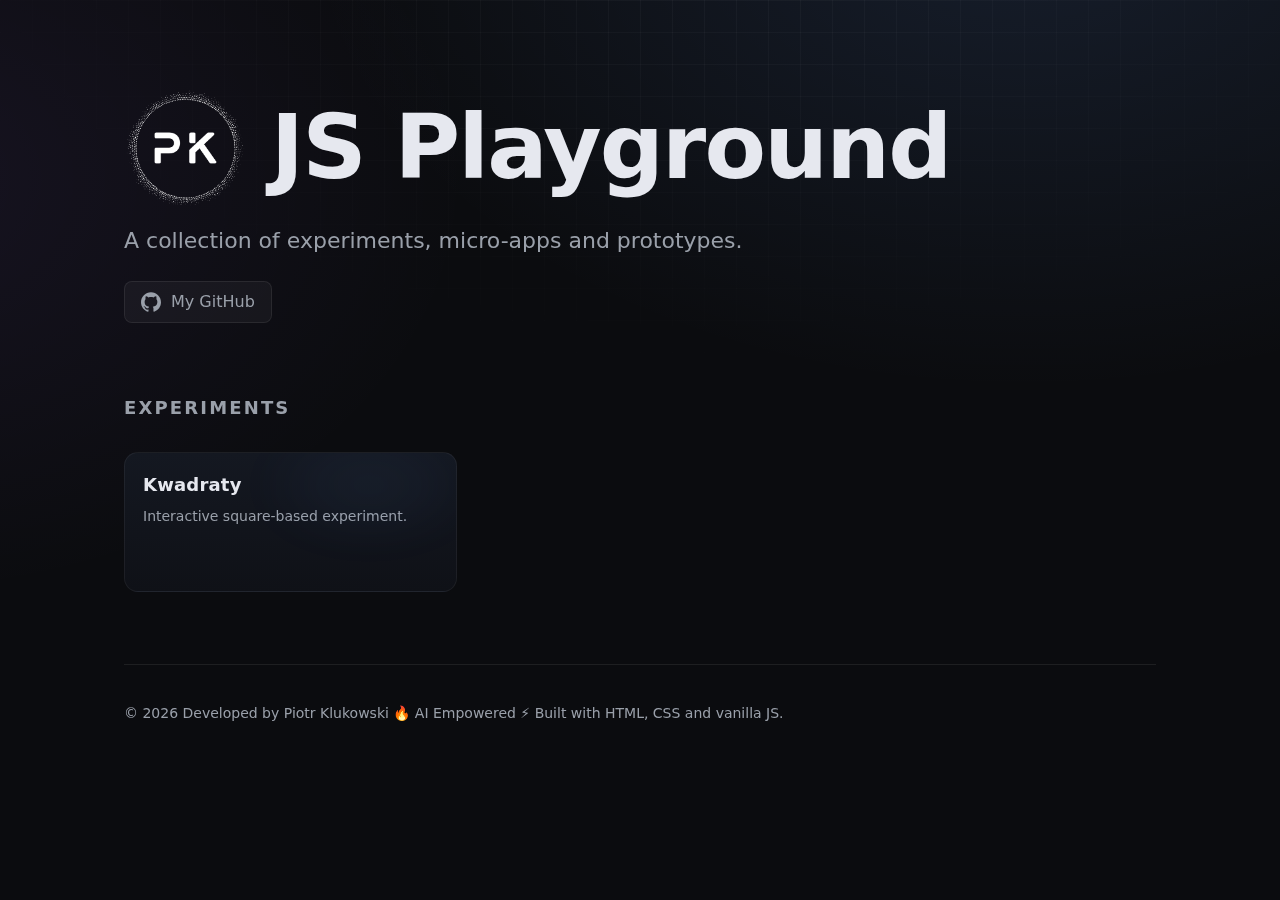
<file: index.html>
<!DOCTYPE html>
<html lang="pl">
<head>
  <meta charset="UTF-8" />
  <meta name="viewport" content="width=device-width, initial-scale=1" />
  <title>JS Playground</title>
  <link rel="icon" type="image/png" href="icon.png">

  <link rel="stylesheet" href="style.css">
</head>
<body>
  <div class="bg-grid" aria-hidden="true"></div>
  <div class="container">
    <section class="hero" aria-labelledby="hero-title">
      <div class="hero-header">
        <img src="logo.png" alt="PK Logo" class="hero-logo">
        <h1 id="hero-title" class="title">JS Playground</h1>
      </div>
      <p class="subtitle">A collection of experiments, micro-apps and prototypes.</p>
      <a href="https://github.com/klukov" target="_blank" rel="noopener" class="hero-gh-link">
        <svg viewBox="0 0 24 24" aria-hidden="true" class="gh-icon">
          <path fill="currentColor" d="M12 .297c-6.63 0-12 5.373-12 12 0 5.303 3.438 9.8 8.205 11.385.6.113.82-.258.82-.577 0-.285-.01-1.04-.015-2.04-3.338.724-4.042-1.61-4.042-1.61C4.422 18.07 3.633 17.7 3.633 17.7c-1.087-.744.084-.729.084-.729 1.205.084 1.838 1.236 1.838 1.236 1.07 1.835 2.809 1.305 3.495.998.108-.776.417-1.305.76-1.605-2.665-.3-5.466-1.332-5.466-5.93 0-1.31.465-2.38 1.235-3.22-.135-.303-.54-1.523.105-3.176 0 0 1.005-.322 3.3 1.23.96-.267 1.98-.399 3-.405 1.02.006 2.04.138 3 .405 2.28-1.552 3.285-1.23 3.285-1.23.645 1.653.24 2.873.12 3.176.765.84 1.23 1.91 1.23 3.22 0 4.61-2.805 5.625-5.475 5.92.42.36.81 1.096.81 2.22 0 1.606-.015 2.896-.015 3.286 0 .315.21.69.825.57C20.565 22.092 24 17.592 24 12.297c0-6.627-5.373-12-12-12"/>
        </svg>
        <span>My GitHub</span>
      </a>
    </section>
    <section class="apps" aria-labelledby="apps-title">
      <div class="apps-head">
        <h2 id="apps-title" class="apps-title">Experiments</h2>
      </div>
      <div id="apps-grid" class="grid" role="list"></div>
    </section>

    <footer>
      <div>
        <p>© 2026 Developed by <a href="https://github.com/klukov" target="_blank" rel="noopener">Piotr Klukowski</a> 🔥 AI Empowered ⚡ Built with HTML, CSS and vanilla JS.</p>
      </div>
    </footer>
  </div>
  <script src="./data/apps.js"></script>
  <script src="script.js"></script>
</body>
</html>
</file>
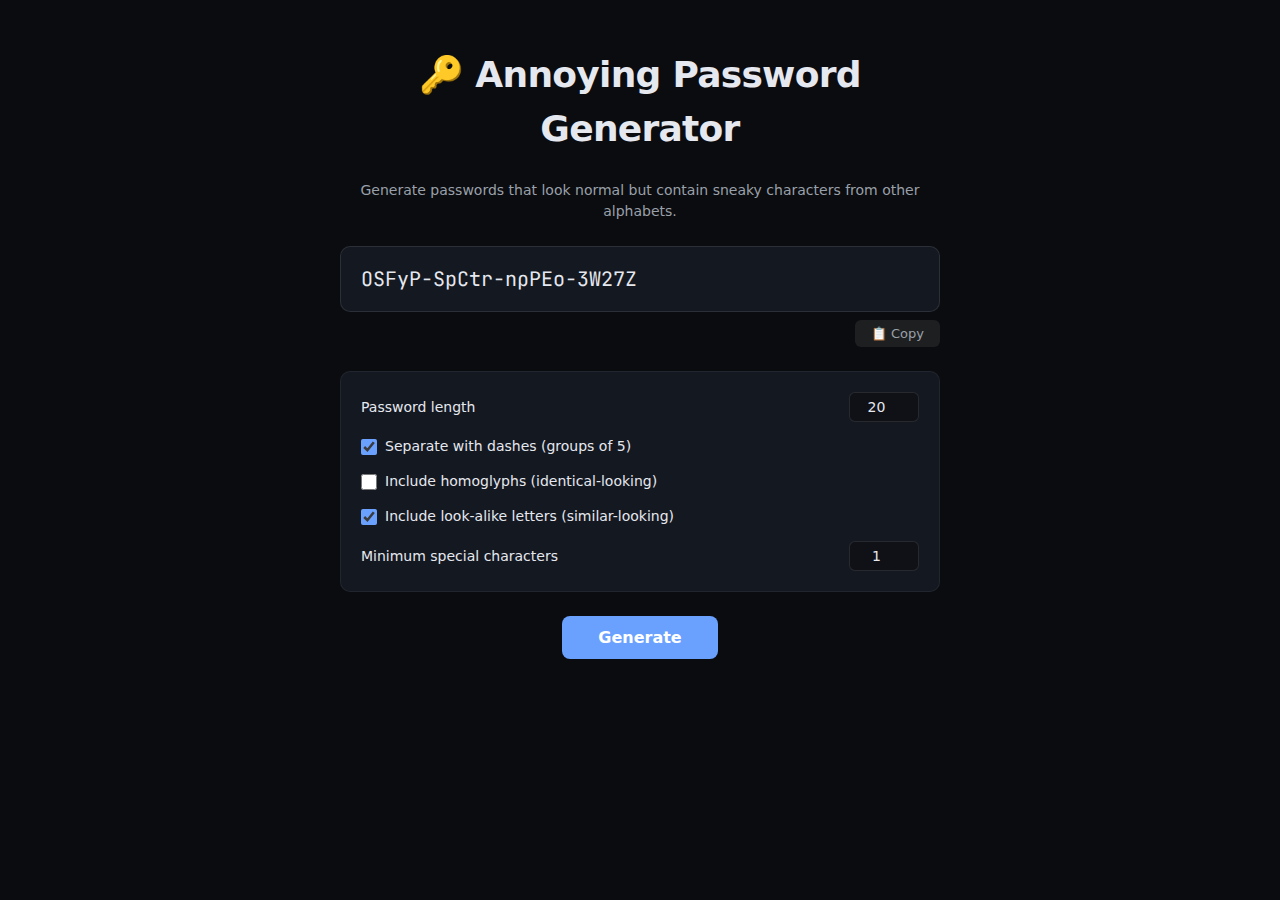
<file: annoying-password-generator/index.html>
<!DOCTYPE html>
<html lang="en">
<head>
    <meta charset="UTF-8">
    <meta name="viewport" content="width=device-width, initial-scale=1.0">
    <title>Annoying Password Generator</title>
    <link rel="icon" type="image/svg+xml" href="icon.svg">
    <link rel="preconnect" href="https://fonts.googleapis.com">
    <link rel="preconnect" href="https://fonts.gstatic.com" crossorigin>
    <link href="https://fonts.googleapis.com/css2?family=JetBrains+Mono:wght@400;500&display=swap" rel="stylesheet">
    <link rel="stylesheet" href="style.css">
    <script defer src="https://umami-proxy.klukov.workers.dev/script.js" data-website-id="71deff4b-cbb9-4314-b16f-b1f514550ec6"></script>
</head>
<body>
    <div class="container">
        <h1>🔑 Annoying Password Generator</h1>
        <p class="subtitle">Generate passwords that look normal but contain sneaky characters from other alphabets.</p>

        <div class="password-display" id="password-display">Click "Generate" to create a password</div>
        <div class="password-actions">
            <button id="copy-btn" class="btn-copy" title="Copy to clipboard">📋 Copy</button>
        </div>

        <div class="options">
            <div class="option-row">
                <label for="length-input">Password length</label>
                <input type="number" id="length-input" value="20" min="6" max="100">
            </div>
            <div class="option-row">
                <label for="opt-dash">
                    <input type="checkbox" id="opt-dash" checked>
                    Separate with dashes (groups of 5)
                </label>
            </div>
            <div class="option-row">
                <label for="opt-homoglyphs">
                    <input type="checkbox" id="opt-homoglyphs">
                    Include homoglyphs (identical-looking)
                </label>
            </div>
            <div class="option-row">
                <label for="opt-lookalikes">
                    <input type="checkbox" id="opt-lookalikes" checked>
                    Include look-alike letters (similar-looking)
                </label>
            </div>
            <div class="option-row">
                <label for="min-special">Minimum special characters</label>
                <input type="number" id="min-special" value="1" min="0" max="100">
            </div>
        </div>

        <div class="buttons">
            <button id="generate-btn" class="btn-generate">Generate</button>
        </div>
    </div>
    <script src="data.js"></script>
    <script src="script.js"></script>
</body>
</html>
</file>
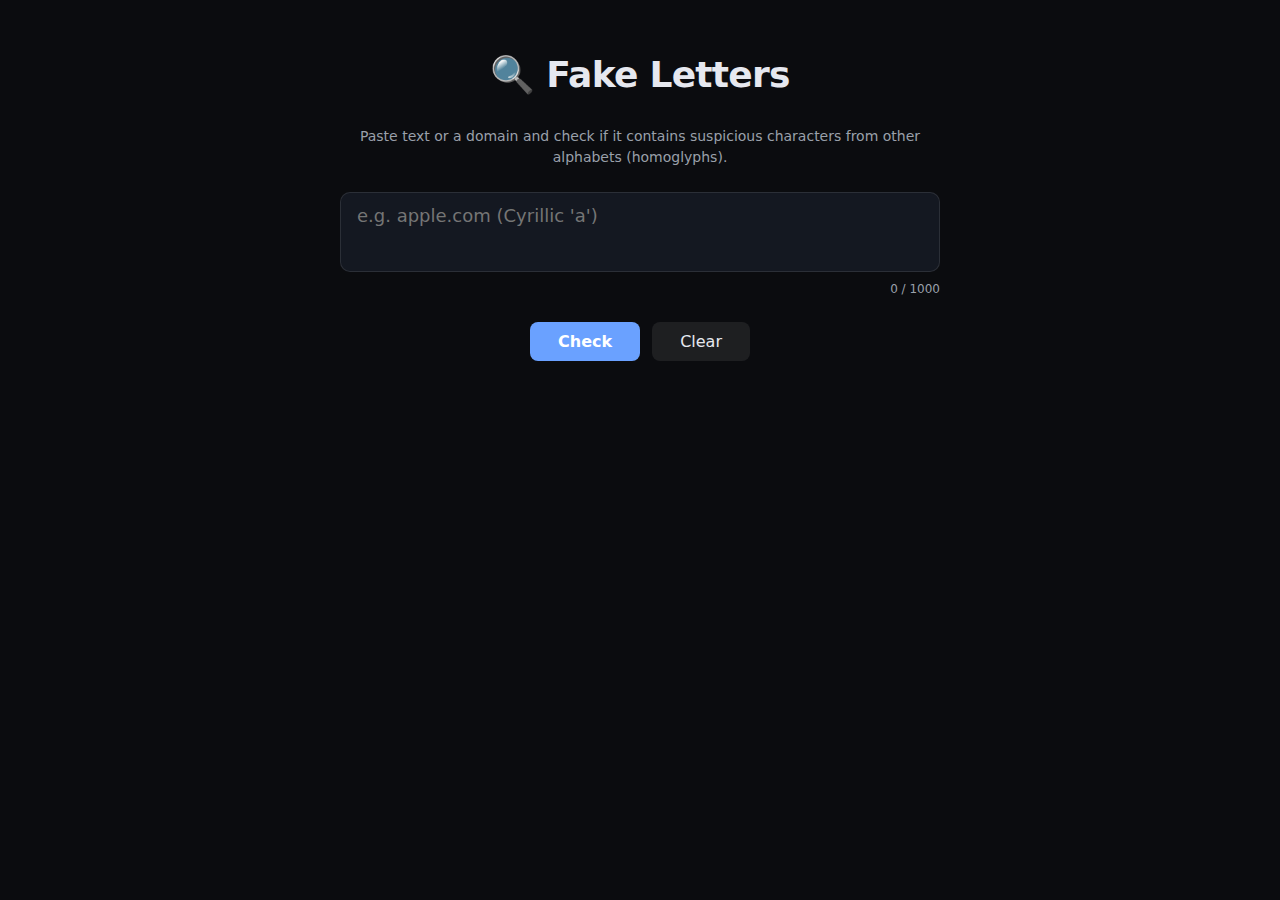
<file: fake-letters/index.html>
<!DOCTYPE html>
<html lang="en">
<head>
    <meta charset="UTF-8">
    <meta name="viewport" content="width=device-width, initial-scale=1.0">
    <title>Fake Letters</title>
    <link rel="icon" type="image/svg+xml" href="icon.svg">
    <link rel="stylesheet" href="style.css">
    <script defer src="https://umami-proxy.klukov.workers.dev/script.js" data-website-id="71deff4b-cbb9-4314-b16f-b1f514550ec6"></script>
</head>
<body>
    <div class="container">
        <h1>🔍 Fake Letters</h1>
        <p class="subtitle">Paste text or a domain and check if it contains suspicious characters from other alphabets (homoglyphs).</p>
        <textarea id="text-input" maxlength="1000" placeholder="e.g. аpple.com (Cyrillic 'а')"></textarea>
        <div class="char-count"><span id="char-count">0</span> / 1000</div>
        <div class="buttons">
            <button id="check-btn" class="btn-check">Check</button>
            <button id="clean-btn" class="btn-clean">Clear</button>
        </div>
        <div id="result-box" class="result-box hidden">
            <div id="result-title" class="result-title"></div>
            <div id="result-details" class="result-details"></div>
        </div>
        <!-- Preload emoji font to avoid lag on first Check click -->
        <div style="position:absolute;left:-9999px;opacity:0;pointer-events:none" aria-hidden="true">✅❌⚠️</div>
    </div>
    <script src="data.js"></script>
    <script src="script.js"></script>
</body>
</html>
</file>
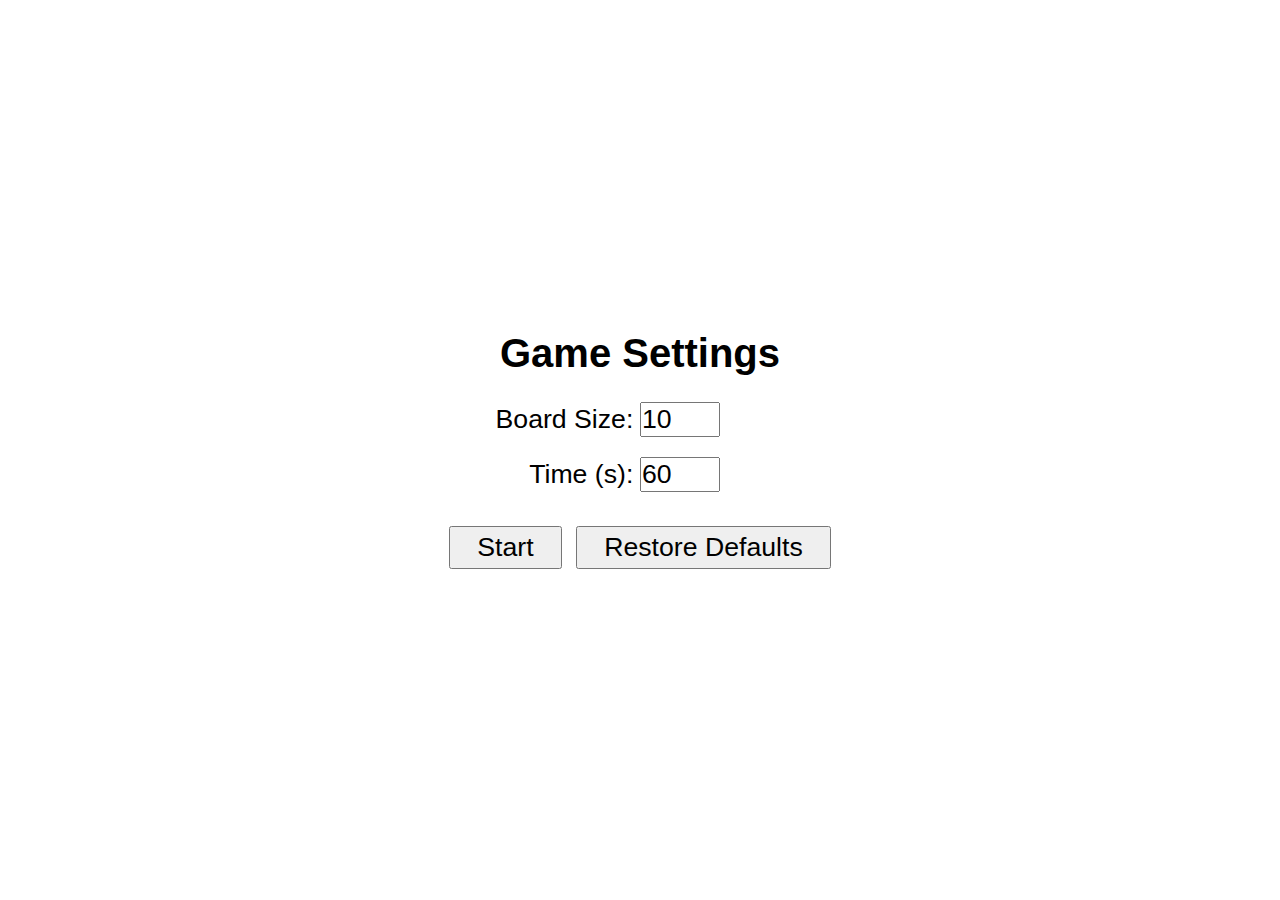
<file: kwadraty/index.html>
<!DOCTYPE html>
<html lang="en">
<head>
    <meta charset="UTF-8">
    <meta name="viewport" content="width=device-width, initial-scale=1.0">
    <title>Kwadraty</title>
    <link rel="icon" type="image/png" href="icon.png">
    <link rel="stylesheet" href="style.css">
    <script defer src="https://cloud.umami.is/script.js" data-website-id="71deff4b-cbb9-4314-b16f-b1f514550ec6"></script>
</head>
<body>
    <div id="app">
        <!-- Main Menu -->
        <div id="menu-screen" class="screen">
            <h1>Game Settings</h1>
            <div class="settings-container">
                <div class="input-group">
                    <label for="board-size">Board Size:</label>
                    <input type="number" id="board-size" value="10" min="2" max="20">
                </div>
                <div class="input-group">
                    <label for="time-limit">Time (s):</label>
                    <input type="number" id="time-limit" value="60" min="1">
                </div>
                <div class="button-group">
                    <button id="start-btn">Start</button>
                    <button id="restore-defaults-btn">Restore Defaults</button>
                </div>
            </div>
        </div>

        <!-- Game Screen -->
        <div id="game-screen" class="screen hidden">
            <div class="game-container">
                <div id="board-container">
                    <div id="game-board"></div>
                </div>
                <div id="sidebar">
                    <div id="timer-display" class="large-text">60</div>
                    <div id="result-message" class="large-text hidden"></div>
                    <div id="game-controls">
                        <button id="reset-btn">Reset</button>
                        <button id="menu-btn">Return to Menu</button>
                    </div>
                </div>
            </div>
        </div>
    </div>
    <script src="script.js"></script>
</body>
</html>
</file>
<file: style.css>
:root {
  --bg: #0b0c0f;
  --bg-soft: #0f1117;
  --text: #e6e8ef;
  --muted: #9aa0aa;
  --card: #141821;
  --card-hover: #1a1f2b;
  --accent: #6aa1ff;
  --grid: rgba(255,255,255,0.04);
}

* { box-sizing: border-box; }
html, body { height: 100%; }
body {
  margin: 0;
  background: radial-gradient(1200px 800px at 80% -10%, rgba(106,161,255,0.12), rgba(0,0,0,0) 60%),
              radial-gradient(1000px 700px at -10% 20%, rgba(165,106,255,0.08), rgba(0,0,0,0) 60%),
              var(--bg);
  color: var(--text);
  font-family: ui-sans-serif, system-ui, -apple-system, Segoe UI, Roboto, Inter, Helvetica, Arial, "Apple Color Emoji", "Segoe UI Emoji";
  line-height: 1.5;
  -webkit-font-smoothing: antialiased;
  -moz-osx-font-smoothing: grayscale;
}

/* Subtle animated background grid */
.bg-grid {
  position: fixed; inset: 0; pointer-events: none; z-index: -1;
  background-image:
    linear-gradient(var(--grid) 1px, transparent 1px),
    linear-gradient(90deg, var(--grid) 1px, transparent 1px);
  background-size: 32px 32px, 32px 32px;
  animation: gridShift 8s linear infinite;
  mask-image: radial-gradient(1200px 700px at 55% -10%, black, transparent 70%);
}
@keyframes gridShift {
  0% { background-position: 256px 256px, 128px 128px;}
  100% {background-position: 0 0, 0 0; }
}

.container { max-width: 1080px; margin: 0 auto; padding: 48px 24px; }


.hero { padding: 40px 0 24px; }
.hero-header {
  display: flex;
  align-items: center;
  gap: 24px;
  margin-bottom: 16px;
  flex-wrap: wrap;
}
.hero-logo {
  height: clamp(80px, 10vw, 120px);
  width: auto;
  opacity: 1;
}
.title {
  font-size: clamp(44px, 7vw, 92px);
  line-height: 1; letter-spacing: -0.02em; margin: 0;
}
.subtitle {
  font-size: clamp(16px, 2.3vw, 22px); color: var(--muted); max-width: 800px;
  margin: 0 0 24px 0;
}

.hero-gh-link {
  display: inline-flex;
  align-items: center;
  gap: 10px;
  color: var(--muted);
  text-decoration: none;
  font-size: 16px;
  transition: color 0.2s, transform 0.2s;
  padding: 8px 16px;
  background: rgba(255,255,255,0.04);
  border: 1px solid rgba(255,255,255,0.08);
  border-radius: 8px;
}
.hero-gh-link:hover {
  color: var(--text);
  background: rgba(255,255,255,0.08);
  transform: translateY(-1px);
}
.gh-icon {
  width: 20px;
  height: 20px;
}

.apps { margin: 32px 0 32px; }
.apps-head { display: flex; align-items: baseline; justify-content: space-between; margin-bottom: 16px; }
.apps-title { font-size: 18px; color: var(--muted); letter-spacing: 0.12em; text-transform: uppercase; }

.grid {
  display: grid; gap: 16px;
  grid-template-columns: repeat(1, minmax(0, 1fr));
}
@media (min-width: 620px) { .grid { grid-template-columns: repeat(2, minmax(0,1fr)); } }
@media (min-width: 960px) { .grid { grid-template-columns: repeat(3, minmax(0,1fr)); } }

.card {
  position: relative; overflow: hidden; border-radius: 14px;
  background: linear-gradient(180deg, var(--card), var(--bg-soft));
  border: 1px solid rgba(255,255,255,0.06);
  padding: 18px 18px 20px; min-height: 140px;
  transition: transform 220ms ease, background 220ms ease, border-color 220ms ease;
  text-decoration: none; color: inherit; display: flex; flex-direction: column; gap: 8px;
}
.card:hover { transform: translateY(-2px); background: var(--card-hover); border-color: rgba(255,255,255,0.12); }
.card h3 { margin: 0; font-size: 18px; letter-spacing: 0.2px; }
.card p { margin: 0; color: var(--muted); font-size: 14px; }

.card-accent {
  position: absolute; inset: -20% -10% auto auto; height: 120px; width: 240px; filter: blur(26px);
  background: radial-gradient(closest-side, rgba(106,161,255,0.25), rgba(165,106,255,0.0));
  transform: translate3d(0,0,0);
  transition: opacity 300ms ease; opacity: 0.3;
}
.card:hover .card-accent { opacity: 0.6; }

footer { margin: 72px 0 0; padding: 24px 0; border-top: 1px solid rgba(255,255,255,0.08); color: var(--muted); font-size: 14px; }
footer a { color: var(--muted); text-decoration: none; }
</file>
<file: annoying-password-generator/style.css>
:root {
  --bg: #0b0c0f;
  --bg-soft: #0f1117;
  --text: #e6e8ef;
  --muted: #9aa0aa;
  --card: #141821;
  --accent: #6aa1ff;
  --success: #4caf50;
}

* { box-sizing: border-box; margin: 0; padding: 0; }
html, body { height: 100%; }

body {
  background: var(--bg);
  color: var(--text);
  font-family: ui-sans-serif, system-ui, -apple-system, Segoe UI, Roboto, Inter, Helvetica, Arial, sans-serif;
  line-height: 1.5;
  display: flex;
  justify-content: center;
  align-items: flex-start;
  padding: 48px 24px;
}

.container {
  max-width: 600px;
  width: 100%;
  display: flex;
  flex-direction: column;
  gap: 24px;
}

h1 {
  font-size: clamp(24px, 5vw, 36px);
  letter-spacing: -0.02em;
  text-align: center;
}

.subtitle {
  color: var(--muted);
  font-size: 14px;
  text-align: center;
}

.password-display {
  width: 100%;
  min-height: 60px;
  padding: 16px 20px;
  font-size: 20px;
  font-family: 'JetBrains Mono', 'Courier New', Courier, monospace;
  background: var(--card);
  color: var(--text);
  border: 1px solid rgba(255,255,255,0.1);
  border-radius: 10px;
  word-break: break-all;
  line-height: 1.6;
  user-select: all;
  cursor: text;
}

.password-actions {
  display: flex;
  justify-content: flex-end;
  margin-top: -16px;
}

.btn-copy {
  padding: 6px 16px;
  font-size: 13px;
  font-family: inherit;
  border: none;
  border-radius: 6px;
  cursor: pointer;
  background: rgba(255,255,255,0.08);
  color: var(--muted);
  transition: background 0.2s, color 0.2s;
}
.btn-copy:hover { background: rgba(255,255,255,0.14); color: var(--text); }
.btn-copy.copied { background: rgba(76,175,80,0.2); color: var(--success); }

.options {
  display: flex;
  flex-direction: column;
  gap: 14px;
  background: var(--card);
  border: 1px solid rgba(255,255,255,0.06);
  border-radius: 10px;
  padding: 20px;
}

.option-row {
  display: flex;
  align-items: center;
  justify-content: space-between;
  gap: 12px;
}

.option-row label {
  font-size: 14px;
  color: var(--text);
  display: flex;
  align-items: center;
  gap: 8px;
  cursor: pointer;
}

.option-row input[type="number"] {
  width: 70px;
  padding: 6px 10px;
  font-size: 14px;
  font-family: inherit;
  background: var(--bg-soft);
  color: var(--text);
  border: 1px solid rgba(255,255,255,0.1);
  border-radius: 6px;
  outline: none;
  text-align: center;
}
.option-row input[type="number"]:focus {
  border-color: var(--accent);
}

.option-row input[type="checkbox"] {
  width: 16px;
  height: 16px;
  accent-color: var(--accent);
  cursor: pointer;
}

.buttons {
  display: flex;
  gap: 12px;
  justify-content: center;
}

button {
  transition: background 0.2s, transform 0.15s, opacity 0.2s;
}
button:active { transform: scale(0.97); }

.btn-generate {
  padding: 12px 36px;
  font-size: 16px;
  font-family: inherit;
  font-weight: 600;
  border: none;
  border-radius: 8px;
  cursor: pointer;
  background: var(--accent);
  color: #fff;
}
.btn-generate:hover { background: #5590ee; }
</file>
<file: fake-letters/style.css>
:root {
  --bg: #0b0c0f;
  --bg-soft: #0f1117;
  --text: #e6e8ef;
  --muted: #9aa0aa;
  --card: #141821;
  --accent: #6aa1ff;
  --success: #4caf50;
  --danger: #ef5350;
}

* { box-sizing: border-box; margin: 0; padding: 0; }
html, body { height: 100%; }

body {
  background: var(--bg);
  color: var(--text);
  font-family: ui-sans-serif, system-ui, -apple-system, Segoe UI, Roboto, Inter, Helvetica, Arial, sans-serif;
  line-height: 1.5;
  display: flex;
  justify-content: center;
  align-items: flex-start;
  padding: 48px 24px;
}

.container {
  max-width: 600px;
  width: 100%;
  display: flex;
  flex-direction: column;
  gap: 24px;
}

h1 {
  font-size: clamp(24px, 5vw, 36px);
  letter-spacing: -0.02em;
  text-align: center;
}

.subtitle {
  color: var(--muted);
  font-size: 14px;
  text-align: center;
}

textarea {
  width: 100%;
  min-height: 80px;
  padding: 12px 16px;
  font-size: 18px;
  font-family: inherit;
  background: var(--card);
  color: var(--text);
  border: 1px solid rgba(255,255,255,0.1);
  border-radius: 10px;
  resize: none;
  overflow: hidden;
  outline: none;
  transition: border-color 0.2s;
}
textarea:focus {
  border-color: var(--accent);
}

.char-count {
  text-align: right;
  font-size: 12px;
  color: var(--muted);
  margin-top: -16px;
}

.buttons {
  display: flex;
  gap: 12px;
  justify-content: center;
}

button {
  padding: 10px 28px;
  font-size: 16px;
  font-family: inherit;
  border: none;
  border-radius: 8px;
  cursor: pointer;
  transition: background 0.2s, transform 0.15s, opacity 0.2s;
}
button:active { transform: scale(0.97); }

.btn-check {
  background: var(--accent);
  color: #fff;
  font-weight: 600;
}
.btn-check:hover { background: #5590ee; }
.btn-check:disabled {
  opacity: 0.4;
  cursor: default;
}

.btn-clean {
  background: rgba(255,255,255,0.08);
  color: var(--text);
}
.btn-clean:hover { background: rgba(255,255,255,0.14); }

/* Result box */
.result-box {
  border-radius: 10px;
  padding: 18px 20px;
  transition: opacity 0.2s;
}
.result-box.hidden { display: none; }

.result-box.success {
  background: rgba(76,175,80,0.12);
  border: 1px solid rgba(76,175,80,0.3);
}
.result-box.danger {
  background: rgba(239,83,80,0.12);
  border: 1px solid rgba(239,83,80,0.3);
}

.result-title {
  font-size: 18px;
  font-weight: 600;
  margin-bottom: 8px;
}
.result-box.success .result-title { color: var(--success); }
.result-box.danger .result-title { color: var(--danger); }

.result-details {
  font-size: 13px;
  color: var(--muted);
  white-space: pre-line;
  line-height: 1.7;
}
</file>
<file: kwadraty/style.css>
:root {
    --bg-color: #ffffff;
    --board-bg: #808080;
    --button-bg: #f0f0f0;
    --correct-color: #90ee90;
    --text-color: #000000;
}

* {
    box-sizing: border-box;
    margin: 0;
    padding: 0;
}

body, html {
    height: 100%;
    width: 100%;
    font-family: sans-serif;
    overflow: hidden;
}

#app {
    width: 100%;
    height: 100%;
    min-width: 960px;
    min-height: 540px;
    overflow: auto;
    display: flex;
    justify-content: center;
    align-items: center;
}

.screen {
    display: flex;
    flex-direction: column;
    align-items: center;
    justify-content: center;
    width: 100%;
    height: 100%;
}

.hidden {
    display: none !important;
}

/* Menu Screen */
#menu-screen h1 {
    font-size: 3rem; /* Will be scaled by JS */
    margin-bottom: 2rem;
}

.settings-container {
    display: flex;
    flex-direction: column;
    gap: 1.5rem;
    align-items: center;
    width: 100%;
    max-width: 600px;
}

.input-group {
    display: flex;
    justify-content: center;
    align-items: center;
    width: 100%;
}

.input-group label {
    width: 50%;
    text-align: right;
    padding-right: 0.5rem;
    font-size: 2rem; /* Will be scaled by JS */
}

.input-group input {
    width: 6rem; /* Fixed width as requested */
    text-align: left;
    font-size: 2rem; /* Will be scaled by JS */
}

.button-group button {
    font-size: 2rem; /* Will be scaled by JS */
}

/* Spacer to balance the layout so the colon stays centered */
.input-group::after {
    content: "";
    width: calc(50% - 6rem);
}

.button-group {
    display: flex;
    gap: 1rem;
    margin-top: 1rem;
    justify-content: center;
    width: 100%;
}

.button-group button {
    padding: 0.25em 1em; /* Adjust padding to achieve 1.5x height */
    line-height: 1;
    display: flex;
    align-items: center;
    justify-content: center;
    min-height: 1.5em;
}

/* Game Screen */
#game-screen {
    flex-direction: row;
    padding: 20px;
}

.game-container {
    display: flex;
    flex-direction: row;
    align-items: center;
    justify-content: center;
    width: 100%;
    height: 100%;
    gap: 30px;
}

#board-container {
    background-color: var(--board-bg);
    padding: 10px;
    display: flex;
    justify-content: center;
    align-items: center;
    aspect-ratio: 1 / 1;
    max-height: 90%;
    max-width: 90%;
}

#game-board {
    display: grid;
    gap: 2px;
    width: 100%;
    height: 100%;
}

.board-btn {
    background-color: var(--bg-color);
    border: none;
    display: flex;
    justify-content: center;
    align-items: center;
    cursor: pointer;
    font-size: 1rem; /* Scaled by JS */
    width: 100%;
    height: 100%;
}

.board-btn.correct {
    background-color: var(--correct-color);
}

#sidebar {
    display: flex;
    flex-direction: column;
    align-items: center; /* Center the sidebar content too */
    justify-content: center;
    min-width: 300px;
}

.large-text {
    font-size: 4rem; /* Scaled by JS */
    font-weight: bold;
    margin-bottom: 45px;
}

#result-message {
    line-height: 1.5;
    white-space: pre-line;
    text-align: center;
}

#game-controls {
    display: flex;
    flex-direction: column;
    gap: 1rem;
}

#game-controls button {
    font-size: 2rem; /* Scaled by JS */
    padding: 0.5rem 1rem;
}
</file>
